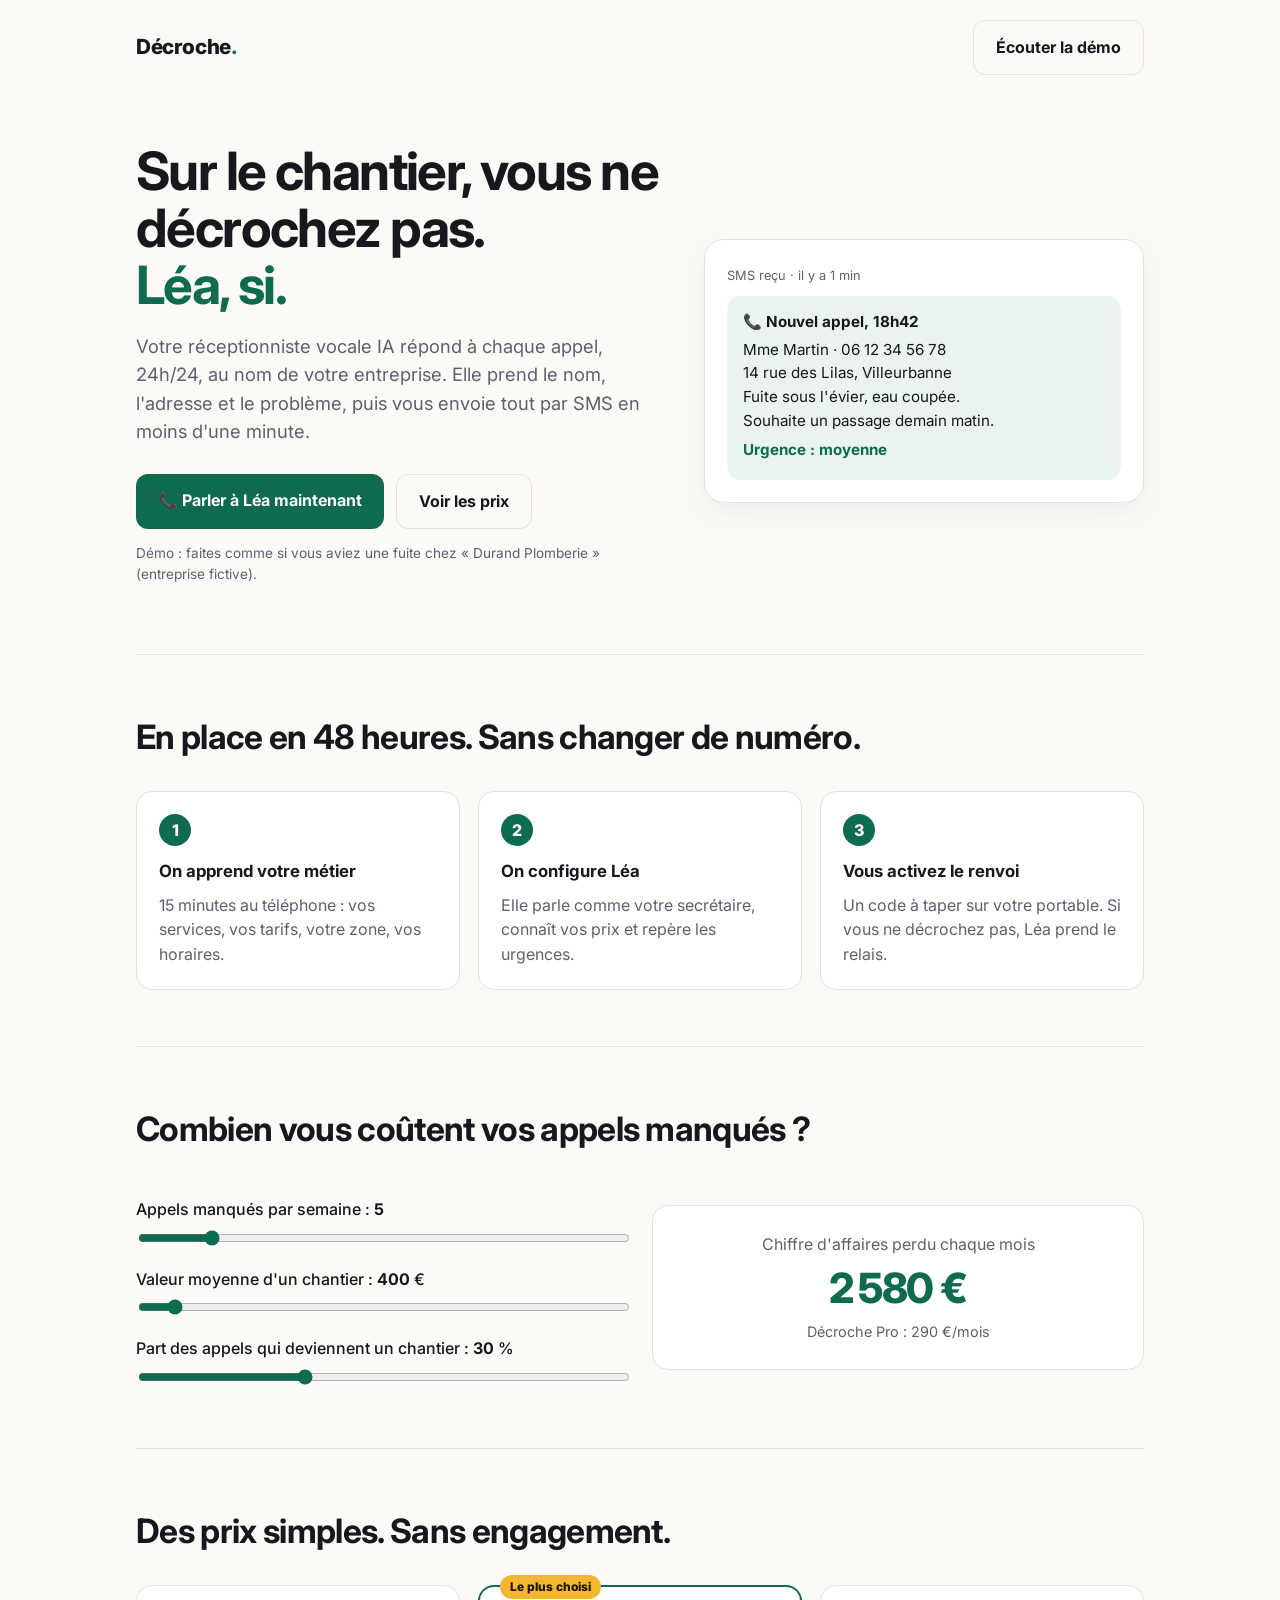
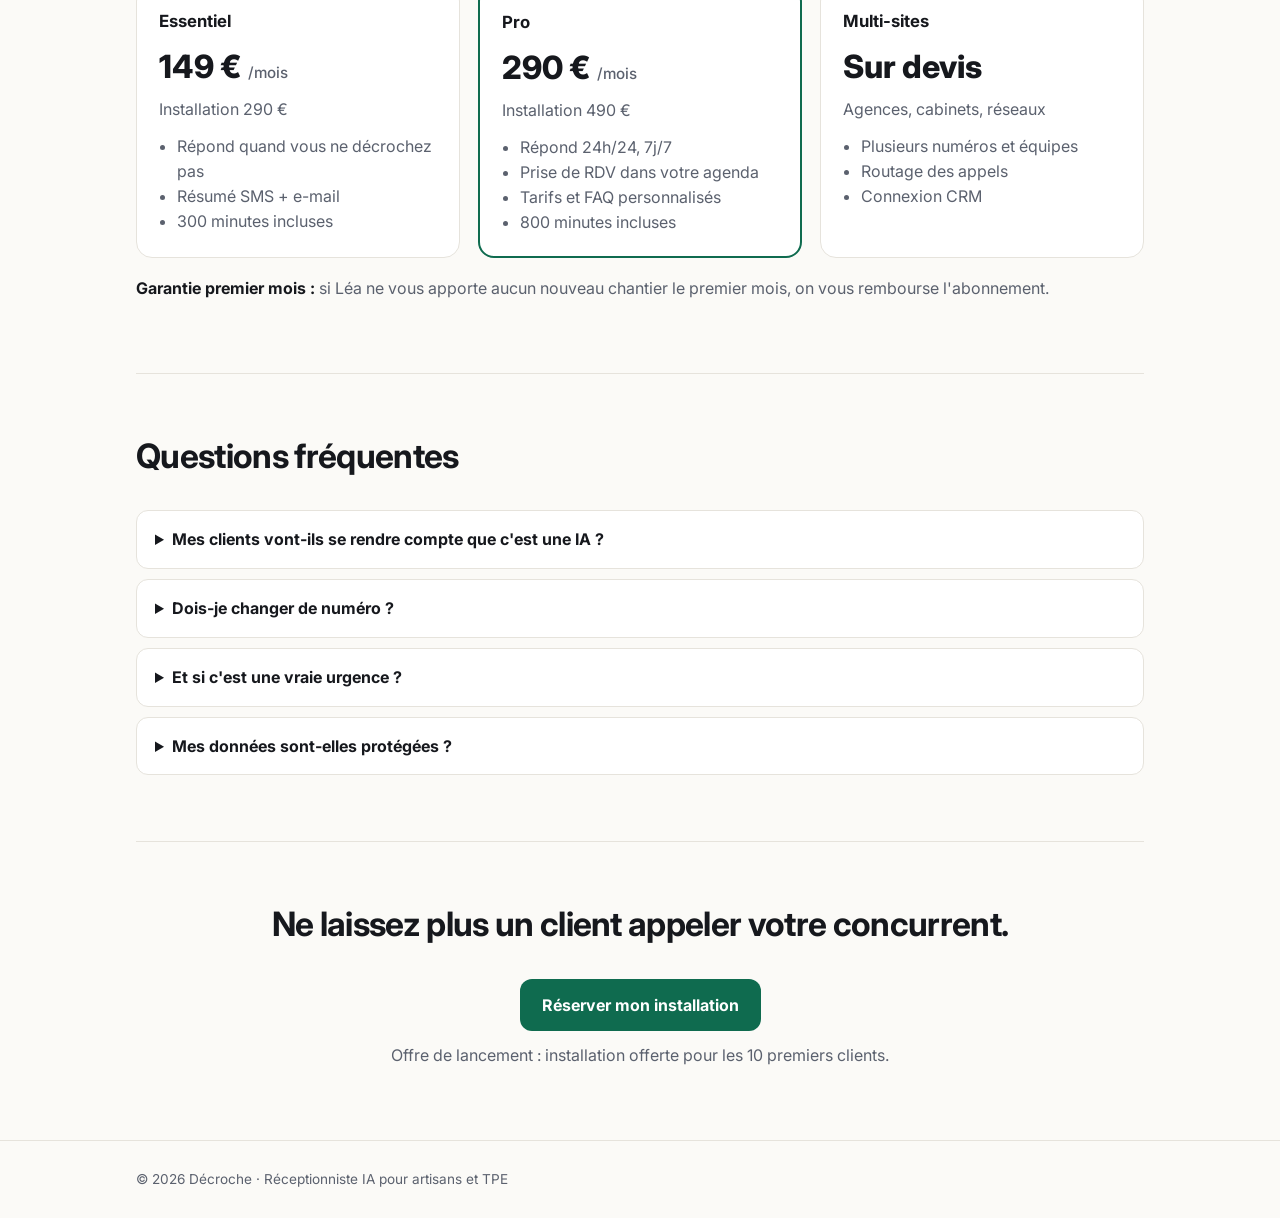
<file: decroche/site/index.html>
<!doctype html>
<html lang="fr">
<head>
<meta charset="utf-8">
<meta name="viewport" content="width=device-width, initial-scale=1">
<title>Décroche – Réceptionniste IA</title>
<meta name="description" content="Décroche répond à vos appels quand vous êtes sur un chantier, prend la demande et vous l'envoie par SMS. Pour artisans et TPE.">
<link rel="preconnect" href="https://fonts.googleapis.com">
<link href="https://fonts.googleapis.com/css2?family=Inter:wght@400;500;700;800&display=swap" rel="stylesheet">
<style>
:root{
  --bg:#fbfaf7; --surface:#ffffff; --ink:#16181d; --muted:#5b616e; --line:#e6e3dc;
  --brand:#0f6b4f; --brand-ink:#ffffff; --accent:#f2b630; --soft:#eaf4ef;
}
@media (prefers-color-scheme: dark){
  :root:not([data-theme="light"]){
    --bg:#101312; --surface:#171b1a; --ink:#eef1ef; --muted:#a3aba7; --line:#2a302e;
    --brand:#3ccf98; --brand-ink:#0b1210; --accent:#f2b630; --soft:#18261f;
  }
}
:root[data-theme="dark"]{
  --bg:#101312; --surface:#171b1a; --ink:#eef1ef; --muted:#a3aba7; --line:#2a302e;
  --brand:#3ccf98; --brand-ink:#0b1210; --accent:#f2b630; --soft:#18261f;
}
*{box-sizing:border-box}
body{margin:0;background:var(--bg);color:var(--ink);font-family:Inter,system-ui,sans-serif;line-height:1.55}
a{color:inherit}
.wrap{max-width:1040px;margin:0 auto;padding:0 16px}
header{display:flex;justify-content:space-between;align-items:center;padding:20px 0}
.logo{font-weight:800;font-size:1.3rem;letter-spacing:-.02em}
.logo span{color:var(--brand)}
.btn{display:inline-block;background:var(--brand);color:var(--brand-ink);text-decoration:none;font-weight:700;padding:14px 22px;border-radius:12px}
.btn.ghost{background:transparent;color:var(--ink);border:1.5px solid var(--line)}
.hero{padding:48px 0 56px;display:grid;grid-template-columns:1.2fr 1fr;gap:40px;align-items:center}
h1{font-size:clamp(2rem,5vw,3.3rem);line-height:1.08;letter-spacing:-.03em;margin:0 0 18px}
h1 em{font-style:normal;color:var(--brand)}
.lead{font-size:1.15rem;color:var(--muted);margin:0 0 28px}
.ctas{display:flex;gap:12px;flex-wrap:wrap}
.sms{background:var(--surface);border:1px solid var(--line);border-radius:20px;padding:22px;box-shadow:0 10px 30px rgba(0,0,0,.06)}
.sms small{color:var(--muted);font-size:.8rem}
.bubble{background:var(--soft);border-radius:14px;padding:14px 16px;margin-top:10px;font-size:.95rem}
.bubble b{display:block;margin-bottom:4px}
section{padding:56px 0;border-top:1px solid var(--line)}
h2{font-size:clamp(1.5rem,3.5vw,2.1rem);letter-spacing:-.02em;margin:0 0 28px}
.grid3{display:grid;grid-template-columns:repeat(3,1fr);gap:18px}
.card{background:var(--surface);border:1px solid var(--line);border-radius:16px;padding:22px}
.card h3{margin:0 0 8px;font-size:1.05rem}
.card p{margin:0;color:var(--muted)}
.num{display:inline-grid;place-items:center;width:32px;height:32px;border-radius:50%;background:var(--brand);color:var(--brand-ink);font-weight:800;margin-bottom:12px}
.calc{display:grid;grid-template-columns:1fr 1fr;gap:24px;align-items:center}
.calc label{display:block;font-weight:500;margin:14px 0 6px}
.calc input{width:100%;accent-color:var(--brand)}
.out{background:var(--surface);border:1px solid var(--line);border-radius:16px;padding:26px;text-align:center}
.out .big{font-size:2.6rem;font-weight:800;color:var(--brand);letter-spacing:-.03em}
.price{position:relative}
.price.best{border:2px solid var(--brand)}
.tag{position:absolute;top:-12px;left:20px;background:var(--accent);color:#1b1500;font-size:.75rem;font-weight:800;padding:3px 10px;border-radius:99px}
.amount{font-size:2rem;font-weight:800;margin:6px 0}
.amount small{font-size:.95rem;color:var(--muted);font-weight:500}
.price ul{padding-left:18px;color:var(--muted);margin:12px 0 0}
details{background:var(--surface);border:1px solid var(--line);border-radius:12px;padding:16px 18px;margin-bottom:10px}
summary{font-weight:700;cursor:pointer}
details p{color:var(--muted);margin:10px 0 0}
.final{text-align:center}
footer{padding:28px 0;color:var(--muted);font-size:.85rem;border-top:1px solid var(--line)}
@media (max-width:760px){
  .hero,.calc{grid-template-columns:1fr}
  .grid3{grid-template-columns:1fr}
  .hero{padding-top:24px}
}
</style>
</head>
<body>
<div class="wrap">
  <header>
    <div class="logo">Décroche<span>.</span></div>
    <a class="btn ghost" href="#demo">Écouter la démo</a>
  </header>

  <div class="hero">
    <div>
      <h1>Sur le chantier, vous ne décrochez pas.<br><em>Léa, si.</em></h1>
      <p class="lead">Votre réceptionniste vocale IA répond à chaque appel, 24h/24, au nom de votre entreprise. Elle prend le nom, l'adresse et le problème, puis vous envoie tout par SMS en moins d'une minute.</p>
      <div class="ctas">
        <a class="btn" id="demo" href="https://elevenlabs.io/app/talk-to?agent_id=agent_3101m7j2g8rseyb9q99xm3mk3zgf" target="_blank" rel="noopener">📞 Parler à Léa maintenant</a>
        <a class="btn ghost" href="#prix">Voir les prix</a>
      </div>
      <p style="color:var(--muted);font-size:.85rem;margin-top:14px">Démo : faites comme si vous aviez une fuite chez « Durand Plomberie » (entreprise fictive).</p>
    </div>
    <div class="sms" aria-label="Exemple de SMS reçu">
      <small>SMS reçu · il y a 1 min</small>
      <div class="bubble"><b>📞 Nouvel appel, 18h42</b>Mme Martin · 06 12 34 56 78<br>14 rue des Lilas, Villeurbanne<br>Fuite sous l'évier, eau coupée.<br>Souhaite un passage demain matin.<br><b style="margin-top:6px;color:var(--brand)">Urgence : moyenne</b></div>
    </div>
  </div>

  <section>
    <h2>En place en 48 heures. Sans changer de numéro.</h2>
    <div class="grid3">
      <div class="card"><div class="num">1</div><h3>On apprend votre métier</h3><p>15 minutes au téléphone : vos services, vos tarifs, votre zone, vos horaires.</p></div>
      <div class="card"><div class="num">2</div><h3>On configure Léa</h3><p>Elle parle comme votre secrétaire, connaît vos prix et repère les urgences.</p></div>
      <div class="card"><div class="num">3</div><h3>Vous activez le renvoi</h3><p>Un code à taper sur votre portable. Si vous ne décrochez pas, Léa prend le relais.</p></div>
    </div>
  </section>

  <section>
    <h2>Combien vous coûtent vos appels manqués ?</h2>
    <div class="calc">
      <div>
        <label for="missed">Appels manqués par semaine : <b id="mv">5</b></label>
        <input id="missed" type="range" min="1" max="30" value="5">
        <label for="ticket">Valeur moyenne d'un chantier : <b id="tv">400</b> €</label>
        <input id="ticket" type="range" min="100" max="5000" step="50" value="400">
        <label for="conv">Part des appels qui deviennent un chantier : <b id="cv">30</b> %</label>
        <input id="conv" type="range" min="5" max="80" value="30">
      </div>
      <div class="out">
        <div style="color:var(--muted)">Chiffre d'affaires perdu chaque mois</div>
        <div class="big" id="lost">2 580 €</div>
        <div style="color:var(--muted);font-size:.9rem">Décroche Pro : 290 €/mois</div>
      </div>
    </div>
  </section>

  <section id="prix">
    <h2>Des prix simples. Sans engagement.</h2>
    <div class="grid3">
      <div class="card price"><h3>Essentiel</h3><div class="amount">149 € <small>/mois</small></div><p>Installation 290 €</p>
        <ul><li>Répond quand vous ne décrochez pas</li><li>Résumé SMS + e-mail</li><li>300 minutes incluses</li></ul></div>
      <div class="card price best"><span class="tag">Le plus choisi</span><h3>Pro</h3><div class="amount">290 € <small>/mois</small></div><p>Installation 490 €</p>
        <ul><li>Répond 24h/24, 7j/7</li><li>Prise de RDV dans votre agenda</li><li>Tarifs et FAQ personnalisés</li><li>800 minutes incluses</li></ul></div>
      <div class="card price"><h3>Multi-sites</h3><div class="amount">Sur devis</div><p>Agences, cabinets, réseaux</p>
        <ul><li>Plusieurs numéros et équipes</li><li>Routage des appels</li><li>Connexion CRM</li></ul></div>
    </div>
    <p style="margin-top:18px;color:var(--muted)"><b style="color:var(--ink)">Garantie premier mois :</b> si Léa ne vous apporte aucun nouveau chantier le premier mois, on vous rembourse l'abonnement.</p>
  </section>

  <section>
    <h2>Questions fréquentes</h2>
    <details><summary>Mes clients vont-ils se rendre compte que c'est une IA ?</summary><p>La voix est naturelle. Si un client demande, Léa répond honnêtement qu'elle est l'assistante vocale de l'entreprise. En pratique, les gens préfèrent une réponse immédiate à une messagerie.</p></details>
    <details><summary>Dois-je changer de numéro ?</summary><p>Non. Vous activez un renvoi d'appel « si pas de réponse » vers votre ligne Décroche. Vous pouvez le couper à tout moment.</p></details>
    <details><summary>Et si c'est une vraie urgence ?</summary><p>Léa repère les urgences selon vos critères et peut vous transférer l'appel directement ou vous envoyer une alerte prioritaire.</p></details>
    <details><summary>Mes données sont-elles protégées ?</summary><p>Les appels sont traités pour votre seul compte, avec un contrat de sous-traitance RGPD. Vous pouvez demander la suppression de vos données à tout moment.</p></details>
  </section>

  <section class="final">
    <h2>Ne laissez plus un client appeler votre concurrent.</h2>
    <a class="btn" href="mailto:contact@decroche.fr?subject=Je%20veux%20Décroche">Réserver mon installation</a>
    <p style="color:var(--muted);margin-top:12px">Offre de lancement : installation offerte pour les 10 premiers clients.</p>
  </section>
</div>
<footer><div class="wrap">© 2026 Décroche · Réceptionniste IA pour artisans et TPE</div></footer>
<script>
const $=id=>document.getElementById(id);
function upd(){
  const m=+$('missed').value,t=+$('ticket').value,c=+$('conv').value;
  $('mv').textContent=m;$('tv').textContent=t.toLocaleString('fr-FR');$('cv').textContent=c;
  $('lost').textContent=Math.round(m*4.3*t*c/100).toLocaleString('fr-FR')+' €';
}
['missed','ticket','conv'].forEach(i=>$(i).addEventListener('input',upd));upd();
</script>
</body>
</html>
</file>
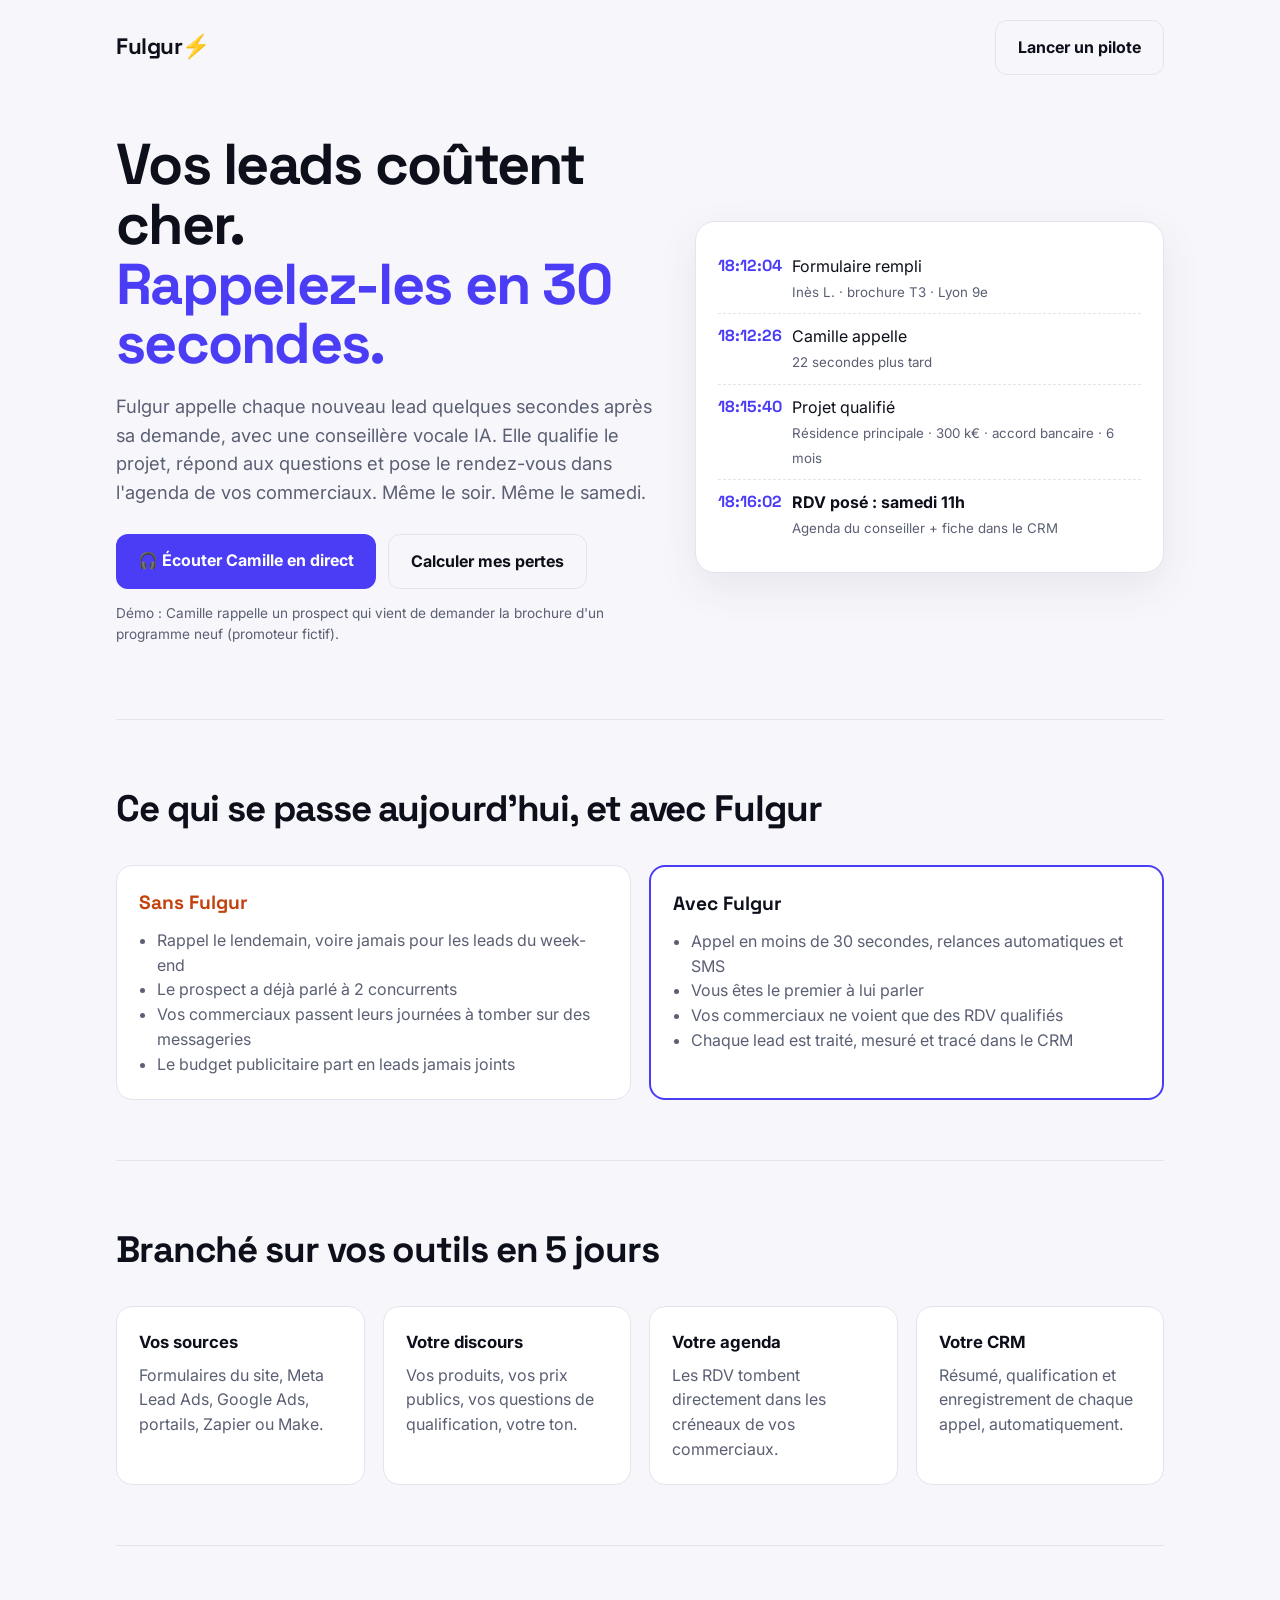
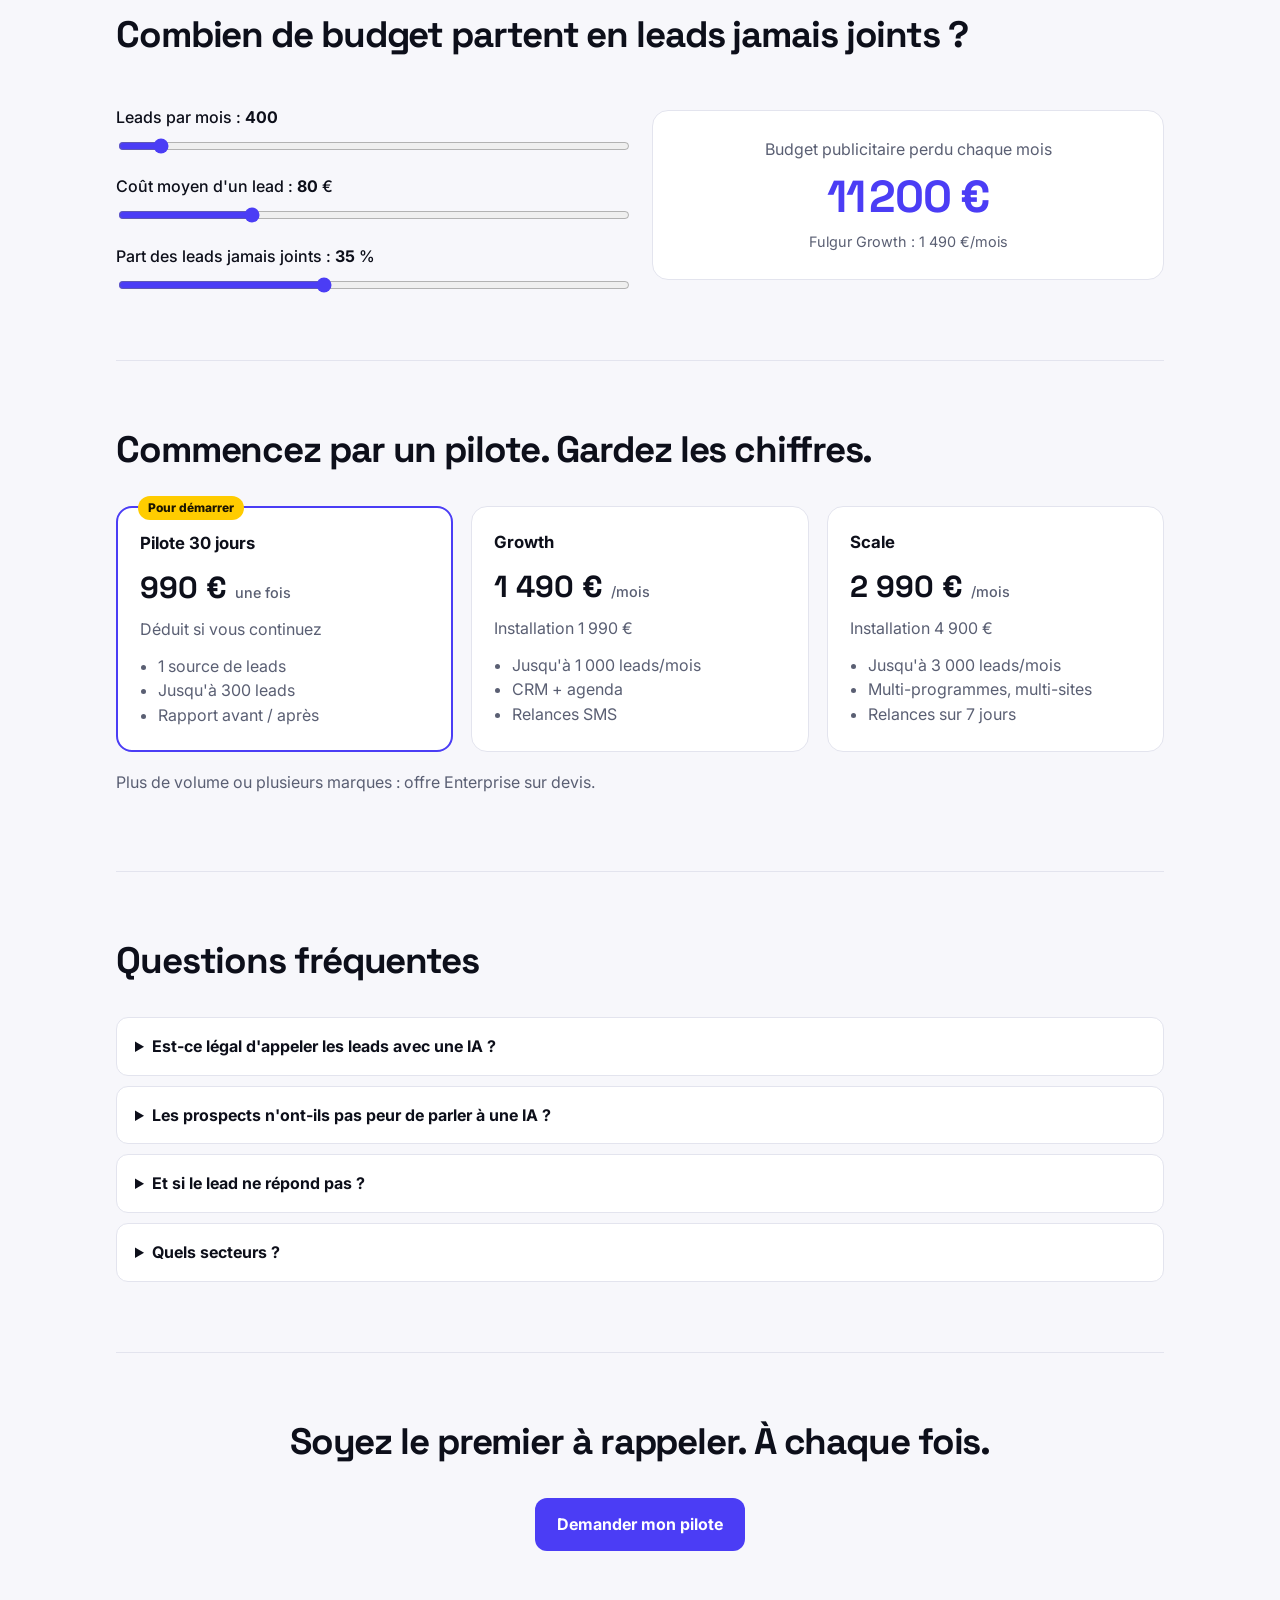
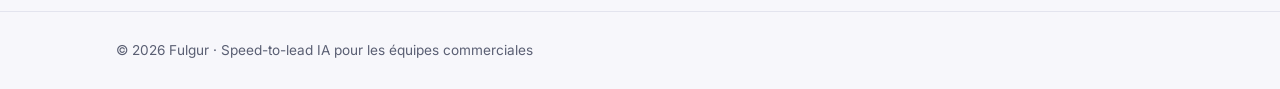
<file: fulgur/site/index.html>
<!doctype html>
<html lang="fr">
<head>
<meta charset="utf-8">
<meta name="viewport" content="width=device-width, initial-scale=1">
<title>Fulgur – Speed-to-lead IA</title>
<meta name="description" content="Fulgur rappelle chaque nouveau lead en moins de 30 secondes avec une conseillère vocale IA, le qualifie et pose le rendez-vous.">
<link rel="preconnect" href="https://fonts.googleapis.com">
<link href="https://fonts.googleapis.com/css2?family=Space+Grotesk:wght@500;700&family=Inter:wght@400;500;700&display=swap" rel="stylesheet">
<style>
:root{
  --bg:#f7f7fb; --surface:#ffffff; --ink:#0d0f1a; --muted:#5a5f73; --line:#e3e4ee;
  --brand:#4b3df5; --brand-ink:#ffffff; --bolt:#ffcc00; --soft:#eeecff; --bad:#c2410c;
}
@media (prefers-color-scheme: dark){
  :root:not([data-theme="light"]){
    --bg:#0a0b12; --surface:#131522; --ink:#eef0fa; --muted:#9da2b8; --line:#262a3d;
    --brand:#8c82ff; --brand-ink:#0a0b12; --bolt:#ffd633; --soft:#1c1b33; --bad:#fb923c;
  }
}
:root[data-theme="dark"]{
  --bg:#0a0b12; --surface:#131522; --ink:#eef0fa; --muted:#9da2b8; --line:#262a3d;
  --brand:#8c82ff; --brand-ink:#0a0b12; --bolt:#ffd633; --soft:#1c1b33; --bad:#fb923c;
}
*{box-sizing:border-box}
body{margin:0;background:var(--bg);color:var(--ink);font-family:Inter,system-ui,sans-serif;line-height:1.55}
.wrap{max-width:1080px;margin:0 auto;padding:0 16px}
header{display:flex;justify-content:space-between;align-items:center;padding:20px 0}
.logo{font-family:'Space Grotesk',sans-serif;font-weight:700;font-size:1.4rem;letter-spacing:-.02em}
.logo b{color:var(--bolt);-webkit-text-stroke:.5px var(--ink)}
.btn{display:inline-block;background:var(--brand);color:var(--brand-ink);text-decoration:none;font-weight:700;padding:14px 22px;border-radius:12px}
.btn.ghost{background:transparent;color:var(--ink);border:1.5px solid var(--line)}
h1,h2{font-family:'Space Grotesk',sans-serif;letter-spacing:-.03em}
.hero{padding:40px 0 60px;display:grid;grid-template-columns:1.15fr 1fr;gap:40px;align-items:center}
h1{font-size:clamp(2.1rem,5.4vw,3.6rem);line-height:1.04;margin:0 0 18px}
h1 em{font-style:normal;color:var(--brand)}
.lead{font-size:1.15rem;color:var(--muted);margin:0 0 28px}
.ctas{display:flex;gap:12px;flex-wrap:wrap}
.timeline{background:var(--surface);border:1px solid var(--line);border-radius:20px;padding:22px;box-shadow:0 14px 40px rgba(20,20,60,.08)}
.ev{display:grid;grid-template-columns:62px 1fr;gap:12px;padding:10px 0;border-bottom:1px dashed var(--line)}
.ev:last-child{border-bottom:0}
.ev time{font-family:'Space Grotesk',sans-serif;font-weight:700;color:var(--brand)}
.ev p{margin:0}
.ev small{color:var(--muted)}
section{padding:60px 0;border-top:1px solid var(--line)}
h2{font-size:clamp(1.6rem,3.6vw,2.3rem);margin:0 0 28px}
.grid3{display:grid;grid-template-columns:repeat(3,1fr);gap:18px}
.grid4{display:grid;grid-template-columns:repeat(4,1fr);gap:18px}
.card{background:var(--surface);border:1px solid var(--line);border-radius:16px;padding:22px}
.card h3{margin:0 0 8px;font-size:1.05rem}
.card p{margin:0;color:var(--muted)}
.vs{display:grid;grid-template-columns:1fr 1fr;gap:18px}
.vs .card h3{font-family:'Space Grotesk',sans-serif;font-size:1.2rem}
.vs ul{margin:10px 0 0;padding-left:18px;color:var(--muted)}
.vs .bad h3{color:var(--bad)}
.vs .good{border:2px solid var(--brand)}
.calc{display:grid;grid-template-columns:1fr 1fr;gap:24px;align-items:center}
.calc label{display:block;font-weight:500;margin:14px 0 6px}
.calc input{width:100%;accent-color:var(--brand)}
.out{background:var(--surface);border:1px solid var(--line);border-radius:16px;padding:26px;text-align:center}
.big{font-family:'Space Grotesk',sans-serif;font-size:2.8rem;font-weight:700;color:var(--brand);letter-spacing:-.03em}
.price{position:relative}
.price.best{border:2px solid var(--brand)}
.tag{position:absolute;top:-12px;left:20px;background:var(--bolt);color:#1a1400;font-size:.75rem;font-weight:800;padding:3px 10px;border-radius:99px}
.amount{font-family:'Space Grotesk',sans-serif;font-size:1.9rem;font-weight:700;margin:6px 0}
.amount small{font-size:.9rem;color:var(--muted);font-weight:500;font-family:Inter,sans-serif}
.price ul{padding-left:18px;color:var(--muted);margin:12px 0 0}
details{background:var(--surface);border:1px solid var(--line);border-radius:12px;padding:16px 18px;margin-bottom:10px}
summary{font-weight:700;cursor:pointer}
details p{color:var(--muted);margin:10px 0 0}
.final{text-align:center}
footer{padding:28px 0;color:var(--muted);font-size:.85rem;border-top:1px solid var(--line)}
@media (max-width:820px){
  .hero,.calc,.vs{grid-template-columns:1fr}
  .grid3,.grid4{grid-template-columns:1fr 1fr}
}
@media (max-width:520px){ .grid3,.grid4{grid-template-columns:1fr} }
</style>
</head>
<body>
<div class="wrap">
  <header>
    <div class="logo">Fulgur<b>⚡</b></div>
    <a class="btn ghost" href="#pilote">Lancer un pilote</a>
  </header>

  <div class="hero">
    <div>
      <h1>Vos leads coûtent cher.<br><em>Rappelez-les en 30 secondes.</em></h1>
      <p class="lead">Fulgur appelle chaque nouveau lead quelques secondes après sa demande, avec une conseillère vocale IA. Elle qualifie le projet, répond aux questions et pose le rendez-vous dans l'agenda de vos commerciaux. Même le soir. Même le samedi.</p>
      <div class="ctas">
        <a class="btn" href="https://elevenlabs.io/app/talk-to?agent_id=agent_1301m7j9jy8xfn985p1jxt3kntk8" target="_blank" rel="noopener">🎧 Écouter Camille en direct</a>
        <a class="btn ghost" href="#calcul">Calculer mes pertes</a>
      </div>
      <p style="color:var(--muted);font-size:.85rem;margin-top:14px">Démo : Camille rappelle un prospect qui vient de demander la brochure d'un programme neuf (promoteur fictif).</p>
    </div>
    <div class="timeline" aria-label="Exemple de déroulé">
      <div class="ev"><time>18:12:04</time><p>Formulaire rempli<br><small>Inès L. · brochure T3 · Lyon 9e</small></p></div>
      <div class="ev"><time>18:12:26</time><p>Camille appelle<br><small>22 secondes plus tard</small></p></div>
      <div class="ev"><time>18:15:40</time><p>Projet qualifié<br><small>Résidence principale · 300 k€ · accord bancaire · 6 mois</small></p></div>
      <div class="ev"><time>18:16:02</time><p><b>RDV posé : samedi 11h</b><br><small>Agenda du conseiller + fiche dans le CRM</small></p></div>
    </div>
  </div>

  <section>
    <h2>Ce qui se passe aujourd'hui, et avec Fulgur</h2>
    <div class="vs">
      <div class="card bad"><h3>Sans Fulgur</h3><ul><li>Rappel le lendemain, voire jamais pour les leads du week-end</li><li>Le prospect a déjà parlé à 2 concurrents</li><li>Vos commerciaux passent leurs journées à tomber sur des messageries</li><li>Le budget publicitaire part en leads jamais joints</li></ul></div>
      <div class="card good"><h3>Avec Fulgur</h3><ul><li>Appel en moins de 30 secondes, relances automatiques et SMS</li><li>Vous êtes le premier à lui parler</li><li>Vos commerciaux ne voient que des RDV qualifiés</li><li>Chaque lead est traité, mesuré et tracé dans le CRM</li></ul></div>
    </div>
  </section>

  <section>
    <h2>Branché sur vos outils en 5 jours</h2>
    <div class="grid4">
      <div class="card"><h3>Vos sources</h3><p>Formulaires du site, Meta Lead Ads, Google Ads, portails, Zapier ou Make.</p></div>
      <div class="card"><h3>Votre discours</h3><p>Vos produits, vos prix publics, vos questions de qualification, votre ton.</p></div>
      <div class="card"><h3>Votre agenda</h3><p>Les RDV tombent directement dans les créneaux de vos commerciaux.</p></div>
      <div class="card"><h3>Votre CRM</h3><p>Résumé, qualification et enregistrement de chaque appel, automatiquement.</p></div>
    </div>
  </section>

  <section id="calcul">
    <h2>Combien de budget partent en leads jamais joints ?</h2>
    <div class="calc">
      <div>
        <label for="n">Leads par mois : <b id="nv">400</b></label>
        <input id="n" type="range" min="50" max="5000" step="50" value="400">
        <label for="c">Coût moyen d'un lead : <b id="cv">80</b> €</label>
        <input id="c" type="range" min="5" max="300" step="5" value="80">
        <label for="m">Part des leads jamais joints : <b id="mv">35</b> %</label>
        <input id="m" type="range" min="5" max="80" value="35">
      </div>
      <div class="out">
        <div style="color:var(--muted)">Budget publicitaire perdu chaque mois</div>
        <div class="big" id="lost">11 200 €</div>
        <div style="color:var(--muted);font-size:.9rem">Fulgur Growth : 1 490 €/mois</div>
      </div>
    </div>
  </section>

  <section id="pilote">
    <h2>Commencez par un pilote. Gardez les chiffres.</h2>
    <div class="grid3">
      <div class="card price best"><span class="tag">Pour démarrer</span><h3>Pilote 30 jours</h3><div class="amount">990 € <small>une fois</small></div><p>Déduit si vous continuez</p>
        <ul><li>1 source de leads</li><li>Jusqu'à 300 leads</li><li>Rapport avant / après</li></ul></div>
      <div class="card price"><h3>Growth</h3><div class="amount">1 490 € <small>/mois</small></div><p>Installation 1 990 €</p>
        <ul><li>Jusqu'à 1 000 leads/mois</li><li>CRM + agenda</li><li>Relances SMS</li></ul></div>
      <div class="card price"><h3>Scale</h3><div class="amount">2 990 € <small>/mois</small></div><p>Installation 4 900 €</p>
        <ul><li>Jusqu'à 3 000 leads/mois</li><li>Multi-programmes, multi-sites</li><li>Relances sur 7 jours</li></ul></div>
    </div>
    <p style="margin-top:18px;color:var(--muted)">Plus de volume ou plusieurs marques : offre Enterprise sur devis.</p>
  </section>

  <section>
    <h2>Questions fréquentes</h2>
    <details><summary>Est-ce légal d'appeler les leads avec une IA ?</summary><p>Fulgur appelle uniquement des personnes qui viennent de demander à être contactées via votre formulaire. L'assistante se présente comme assistante vocale si on le lui demande, et chaque appel est tracé. Un contrat de sous-traitance RGPD est signé avec chaque client.</p></details>
    <details><summary>Les prospects n'ont-ils pas peur de parler à une IA ?</summary><p>L'appel arrive au moment où le prospect pense à votre offre, avec une voix naturelle qui connaît votre produit. S'il préfère un humain, Camille pose simplement le rendez-vous avec votre conseiller.</p></details>
    <details><summary>Et si le lead ne répond pas ?</summary><p>Relances automatiques à intervalles réglables, SMS de suivi, et tentative à la prochaine ouverture si la demande arrive la nuit.</p></details>
    <details><summary>Quels secteurs ?</summary><p>Promotion immobilière, automobile, formation, courtage, habitat haut de gamme : toute entreprise qui reçoit des demandes entrantes et vend un produit à forte valeur.</p></details>
  </section>

  <section class="final">
    <h2>Soyez le premier à rappeler. À chaque fois.</h2>
    <a class="btn" href="mailto:contact@fulgur.fr?subject=Pilote%20Fulgur">Demander mon pilote</a>
  </section>
</div>
<footer><div class="wrap">© 2026 Fulgur · Speed-to-lead IA pour les équipes commerciales</div></footer>
<script>
const $=id=>document.getElementById(id);
function upd(){
  const n=+$('n').value,c=+$('c').value,m=+$('m').value;
  $('nv').textContent=n.toLocaleString('fr-FR');$('cv').textContent=c;$('mv').textContent=m;
  $('lost').textContent=Math.round(n*c*m/100).toLocaleString('fr-FR')+' €';
}
['n','c','m'].forEach(i=>$(i).addEventListener('input',upd));upd();
</script>
</body>
</html>
</file>
